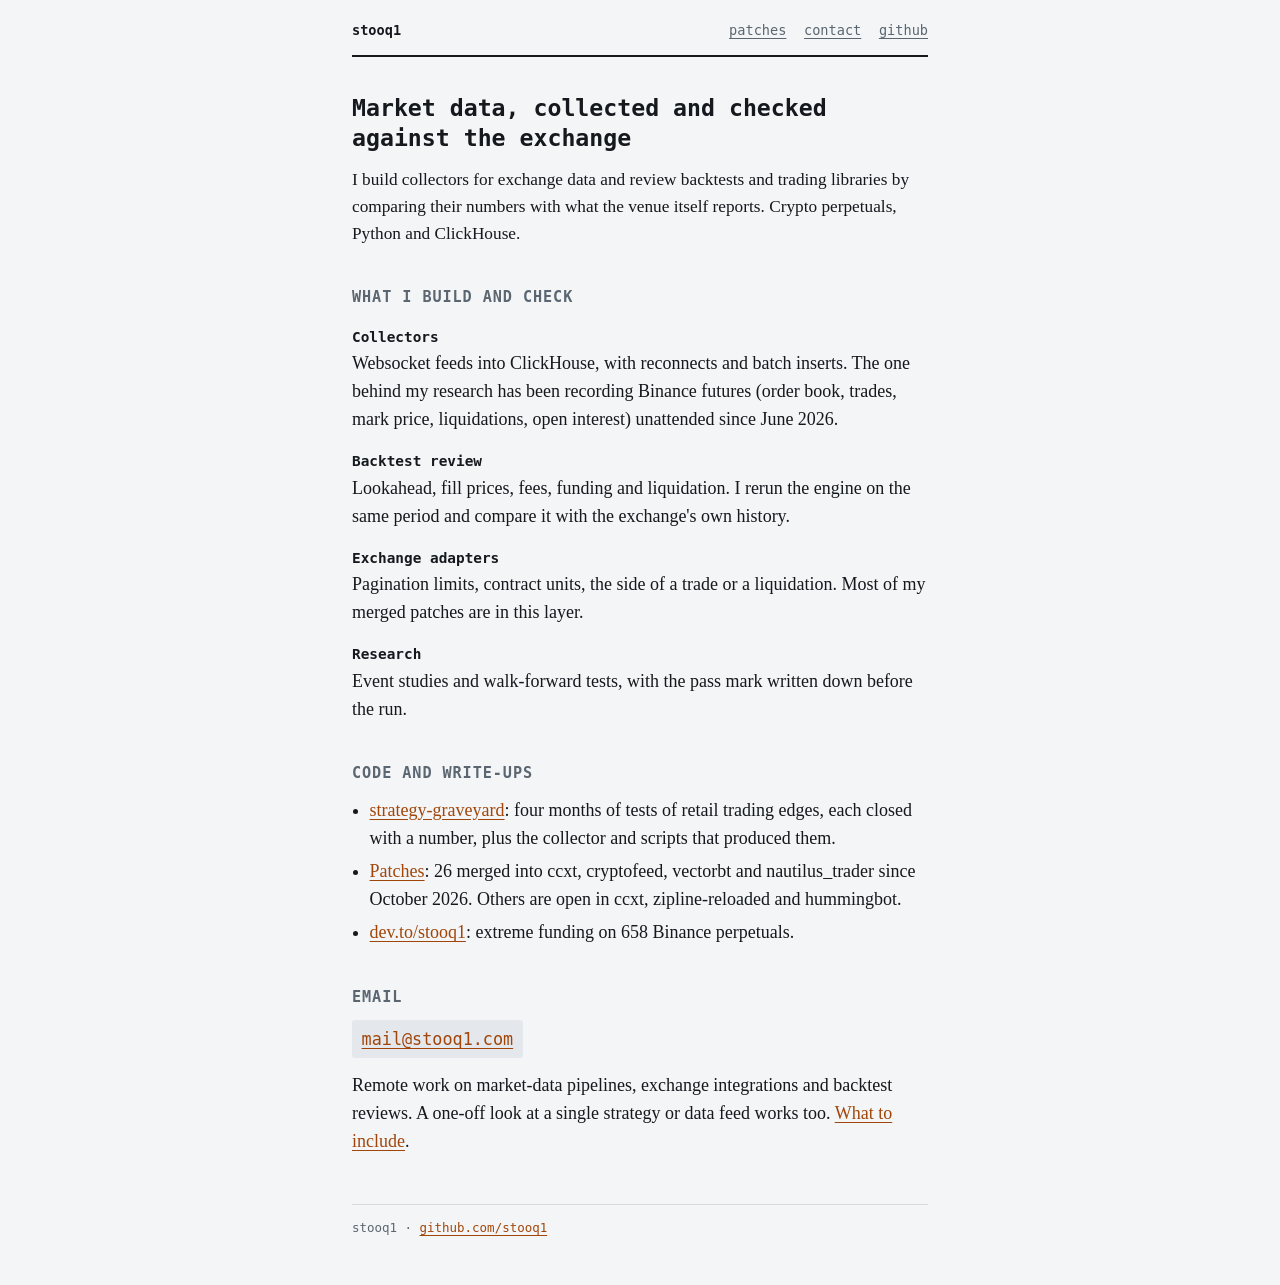
<file: index.html>
<!doctype html>
<html lang="en">
<head>
<meta charset="utf-8">
<meta name="viewport" content="width=device-width, initial-scale=1">
<title>stooq1 - market data, backtests, exchange adapters</title>
<meta name="description" content="Market-data collectors, backtest reviews and fixes in open-source trading libraries. Crypto perpetuals.">
<link rel="icon" href="/favicon.svg" type="image/svg+xml">
<link rel="stylesheet" href="/style.css">
</head>
<body>
<div class="wrap">
<nav>
  <a class="home" href="/" aria-current="page">stooq1</a>
  <a href="/patches/">patches</a>
  <a href="/contact/">contact</a>
  <a href="https://github.com/stooq1">github</a>
</nav>

<h1>Market data, collected and checked against the exchange</h1>
<p class="lead">I build collectors for exchange data and review backtests and trading libraries by comparing their numbers with what the venue itself reports. Crypto perpetuals, Python and ClickHouse.</p>

<h2>What I build and check</h2>
<dl>
  <dt>Collectors</dt>
  <dd>Websocket feeds into ClickHouse, with reconnects and batch inserts. The one behind my research has been recording Binance futures (order book, trades, mark price, liquidations, open interest) unattended since June 2026.</dd>
  <dt>Backtest review</dt>
  <dd>Lookahead, fill prices, fees, funding and liquidation. I rerun the engine on the same period and compare it with the exchange's own history.</dd>
  <dt>Exchange adapters</dt>
  <dd>Pagination limits, contract units, the side of a trade or a liquidation. Most of my merged patches are in this layer.</dd>
  <dt>Research</dt>
  <dd>Event studies and walk-forward tests, with the pass mark written down before the run.</dd>
</dl>

<h2>Code and write-ups</h2>
<ul>
  <li><a href="https://github.com/stooq1/strategy-graveyard">strategy-graveyard</a>: four months of tests of retail trading edges, each closed with a number, plus the collector and scripts that produced them.</li>
  <li><a href="/patches/">Patches</a>: 26 merged into ccxt, cryptofeed, vectorbt and nautilus_trader since October 2026. Others are open in ccxt, zipline-reloaded and hummingbot.</li>
  <li><a href="https://dev.to/stooq1">dev.to/stooq1</a>: extreme funding on 658 Binance perpetuals.</li>
</ul>

<h2>Email</h2>
<p><a class="mail" href="mailto:mail@stooq1.com">mail@stooq1.com</a></p>
<p>Remote work on market-data pipelines, exchange integrations and backtest reviews. A one-off look at a single strategy or data feed works too. <a href="/contact/">What to include</a>.</p>

<footer>stooq1 · <a href="https://github.com/stooq1">github.com/stooq1</a></footer>
</div>
<!-- Cloudflare Web Analytics --><script defer src='https://static.cloudflareinsights.com/beacon.min.js' data-cf-beacon='{"token": "bb394191bb7a4469993af38532fe375f"}'></script><!-- End Cloudflare Web Analytics -->
</body>
</html>
</file>
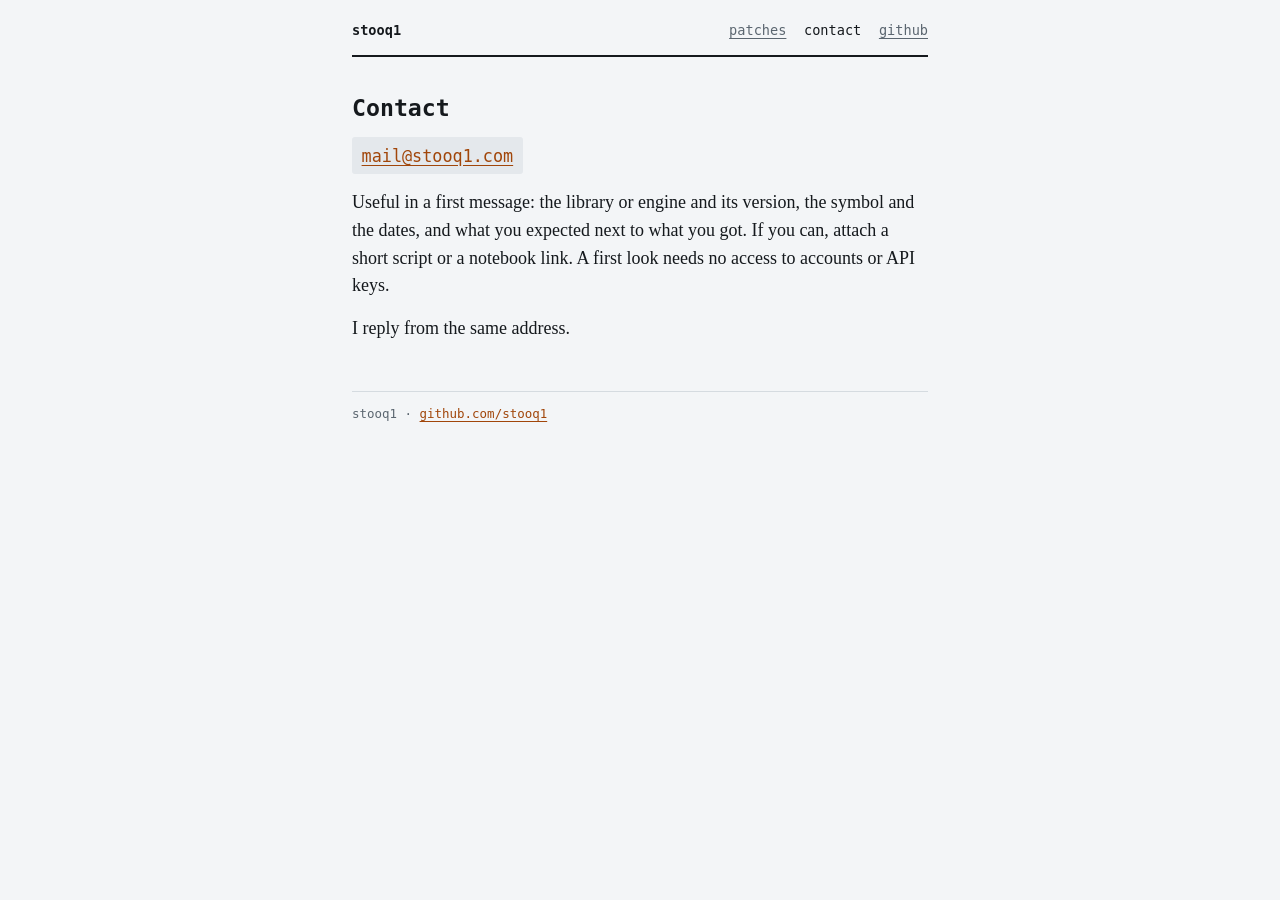
<file: contact/index.html>
<!doctype html>
<html lang="en">
<head>
<meta charset="utf-8">
<meta name="viewport" content="width=device-width, initial-scale=1">
<title>Contact - stooq1</title>
<meta name="description" content="How to reach stooq1 about market-data, exchange-integration and backtest work.">
<link rel="icon" href="/favicon.svg" type="image/svg+xml">
<link rel="stylesheet" href="/style.css">
</head>
<body>
<div class="wrap">
<nav>
  <a class="home" href="/">stooq1</a>
  <a href="/patches/">patches</a>
  <a href="/contact/" aria-current="page">contact</a>
  <a href="https://github.com/stooq1">github</a>
</nav>

<h1>Contact</h1>
<p><a class="mail" href="mailto:mail@stooq1.com">mail@stooq1.com</a></p>

<p>Useful in a first message: the library or engine and its version, the symbol and the dates, and what you expected next to what you got. If you can, attach a short script or a notebook link. A first look needs no access to accounts or API keys.</p>
<p>I reply from the same address.</p>

<footer>stooq1 · <a href="https://github.com/stooq1">github.com/stooq1</a></footer>
</div>
<!-- Cloudflare Web Analytics --><script defer src='https://static.cloudflareinsights.com/beacon.min.js' data-cf-beacon='{"token": "bb394191bb7a4469993af38532fe375f"}'></script><!-- End Cloudflare Web Analytics -->
</body>
</html>
</file>
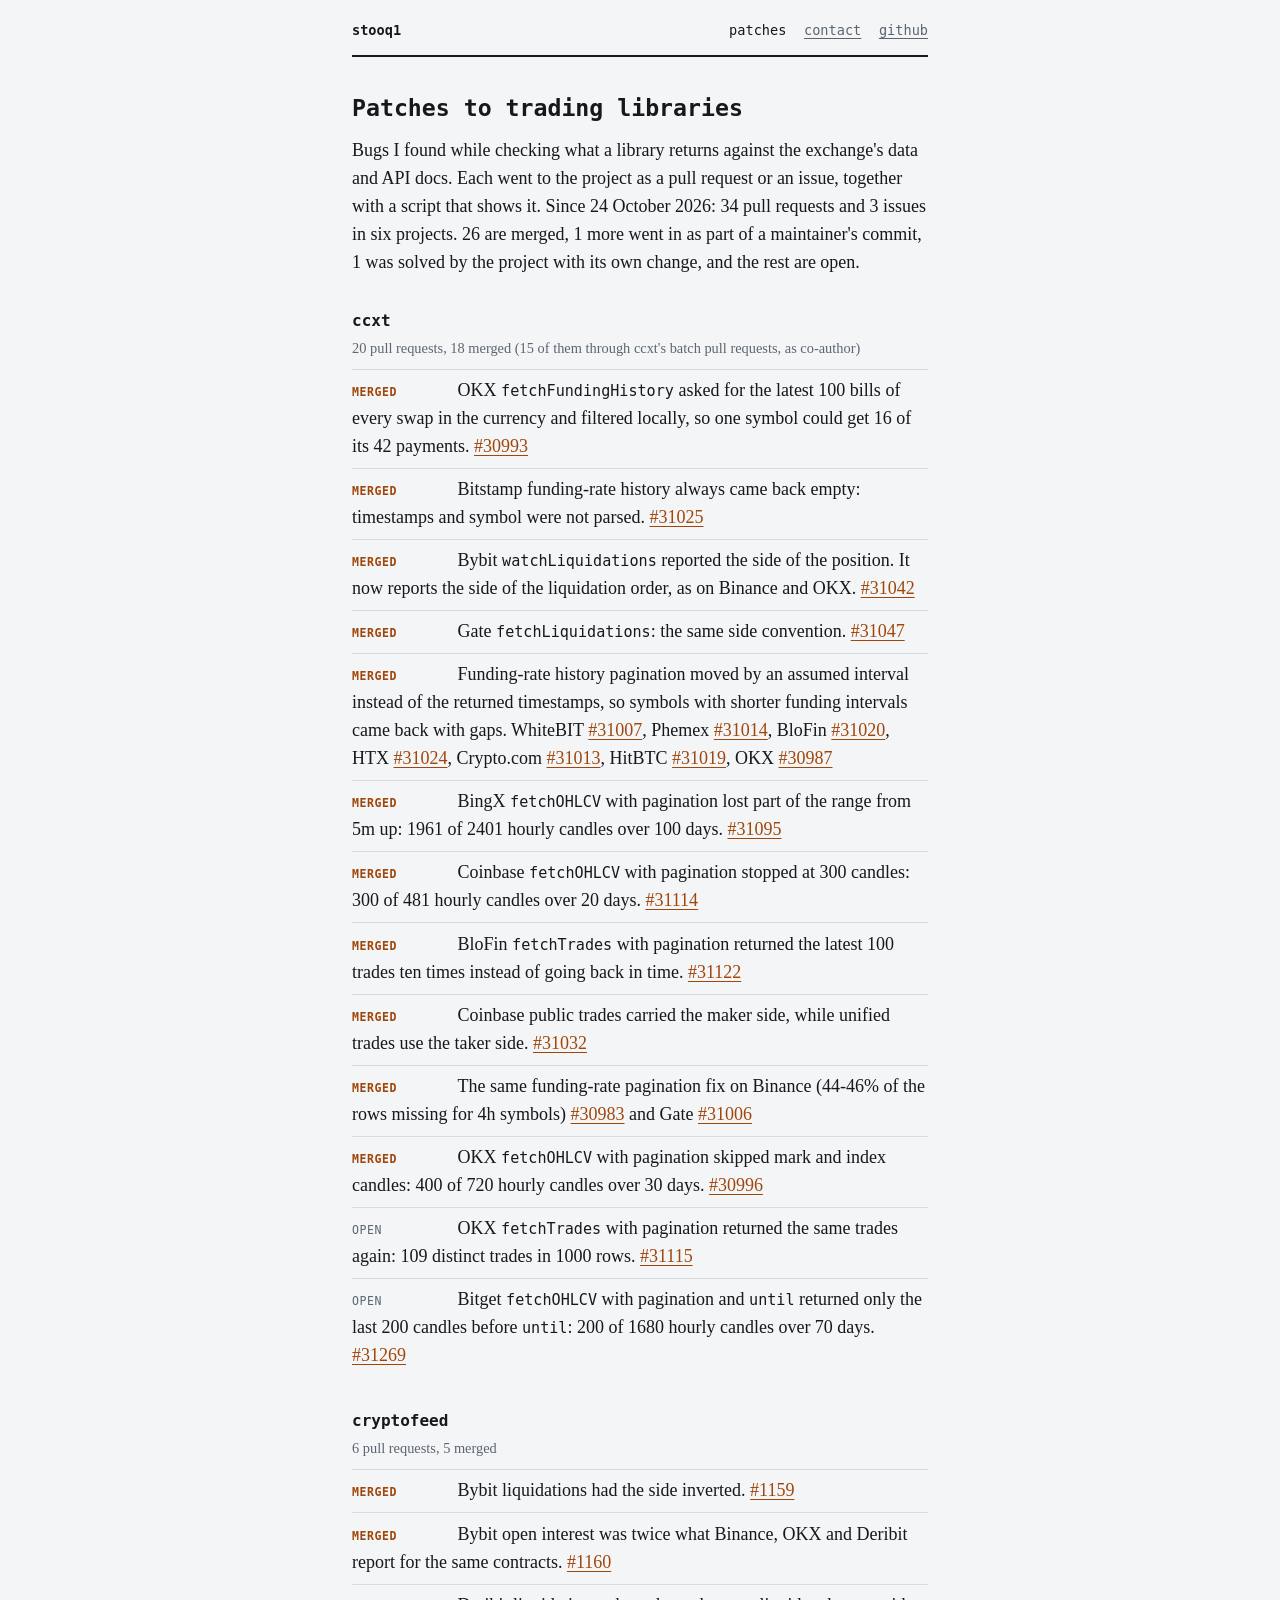
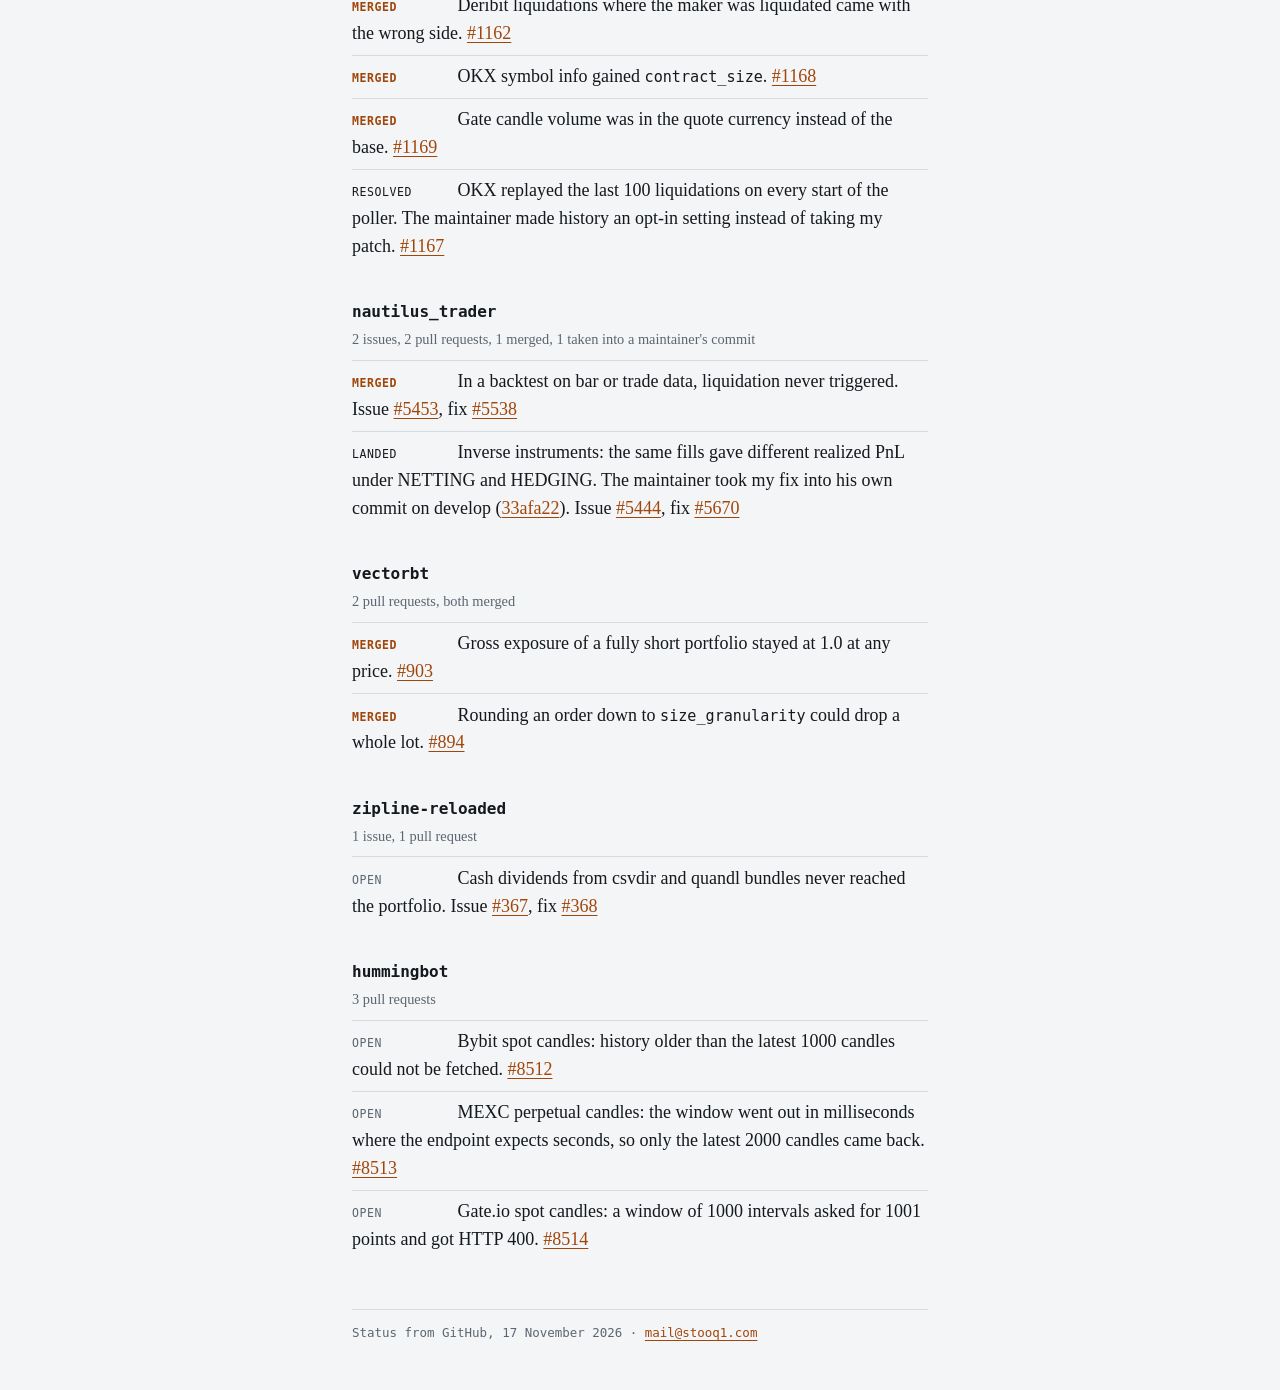
<file: patches/index.html>
<!doctype html>
<html lang="en">
<head>
<meta charset="utf-8">
<meta name="viewport" content="width=device-width, initial-scale=1">
<title>Patches - stooq1</title>
<meta name="description" content="Pull requests and issues from stooq1 in ccxt, cryptofeed, nautilus_trader, vectorbt, zipline-reloaded and hummingbot, with their status.">
<link rel="icon" href="/favicon.svg" type="image/svg+xml">
<link rel="stylesheet" href="/style.css">
</head>
<body>
<div class="wrap">
<nav>
  <a class="home" href="/">stooq1</a>
  <a href="/patches/" aria-current="page">patches</a>
  <a href="/contact/">contact</a>
  <a href="https://github.com/stooq1">github</a>
</nav>

<h1>Patches to trading libraries</h1>
<p>Bugs I found while checking what a library returns against the exchange's data and API docs. Each went to the project as a pull request or an issue, together with a script that shows it. Since 24 October 2026: 34 pull requests and 3 issues in six projects. 26 are merged, 1 more went in as part of a maintainer's commit, 1 was solved by the project with its own change, and the rest are open.</p>

<h3>ccxt</h3>
<p class="sub">20 pull requests, 18 merged (15 of them through ccxt's batch pull requests, as co-author)</p>
<ul class="log">
  <li><span class="st merged">merged</span>OKX <code>fetchFundingHistory</code> asked for the latest 100 bills of every swap in the currency and filtered locally, so one symbol could get 16 of its 42 payments. <a href="https://github.com/ccxt/ccxt/pull/30993">#30993</a></li>
  <li><span class="st merged">merged</span>Bitstamp funding-rate history always came back empty: timestamps and symbol were not parsed. <a href="https://github.com/ccxt/ccxt/pull/31025">#31025</a></li>
  <li><span class="st merged">merged</span>Bybit <code>watchLiquidations</code> reported the side of the position. It now reports the side of the liquidation order, as on Binance and OKX. <a href="https://github.com/ccxt/ccxt/pull/31042">#31042</a></li>
  <li><span class="st merged">merged</span>Gate <code>fetchLiquidations</code>: the same side convention. <a href="https://github.com/ccxt/ccxt/pull/31047">#31047</a></li>
  <li><span class="st merged">merged</span>Funding-rate history pagination moved by an assumed interval instead of the returned timestamps, so symbols with shorter funding intervals came back with gaps. WhiteBIT <a href="https://github.com/ccxt/ccxt/pull/31007">#31007</a>, Phemex <a href="https://github.com/ccxt/ccxt/pull/31014">#31014</a>, BloFin <a href="https://github.com/ccxt/ccxt/pull/31020">#31020</a>, HTX <a href="https://github.com/ccxt/ccxt/pull/31024">#31024</a>, Crypto.com <a href="https://github.com/ccxt/ccxt/pull/31013">#31013</a>, HitBTC <a href="https://github.com/ccxt/ccxt/pull/31019">#31019</a>, OKX <a href="https://github.com/ccxt/ccxt/pull/30987">#30987</a></li>
  <li><span class="st merged">merged</span>BingX <code>fetchOHLCV</code> with pagination lost part of the range from 5m up: 1961 of 2401 hourly candles over 100 days. <a href="https://github.com/ccxt/ccxt/pull/31095">#31095</a></li>
  <li><span class="st merged">merged</span>Coinbase <code>fetchOHLCV</code> with pagination stopped at 300 candles: 300 of 481 hourly candles over 20 days. <a href="https://github.com/ccxt/ccxt/pull/31114">#31114</a></li>
  <li><span class="st merged">merged</span>BloFin <code>fetchTrades</code> with pagination returned the latest 100 trades ten times instead of going back in time. <a href="https://github.com/ccxt/ccxt/pull/31122">#31122</a></li>
  <li><span class="st merged">merged</span>Coinbase public trades carried the maker side, while unified trades use the taker side. <a href="https://github.com/ccxt/ccxt/pull/31032">#31032</a></li>
  <li><span class="st merged">merged</span>The same funding-rate pagination fix on Binance (44-46% of the rows missing for 4h symbols) <a href="https://github.com/ccxt/ccxt/pull/30983">#30983</a> and Gate <a href="https://github.com/ccxt/ccxt/pull/31006">#31006</a></li>
  <li><span class="st merged">merged</span>OKX <code>fetchOHLCV</code> with pagination skipped mark and index candles: 400 of 720 hourly candles over 30 days. <a href="https://github.com/ccxt/ccxt/pull/30996">#30996</a></li>
  <li><span class="st">open</span>OKX <code>fetchTrades</code> with pagination returned the same trades again: 109 distinct trades in 1000 rows. <a href="https://github.com/ccxt/ccxt/pull/31115">#31115</a></li>
  <li><span class="st">open</span>Bitget <code>fetchOHLCV</code> with pagination and <code>until</code> returned only the last 200 candles before <code>until</code>: 200 of 1680 hourly candles over 70 days. <a href="https://github.com/ccxt/ccxt/pull/31269">#31269</a></li>
</ul>

<h3>cryptofeed</h3>
<p class="sub">6 pull requests, 5 merged</p>
<ul class="log">
  <li><span class="st merged">merged</span>Bybit liquidations had the side inverted. <a href="https://github.com/bmoscon/cryptofeed/pull/1159">#1159</a></li>
  <li><span class="st merged">merged</span>Bybit open interest was twice what Binance, OKX and Deribit report for the same contracts. <a href="https://github.com/bmoscon/cryptofeed/pull/1160">#1160</a></li>
  <li><span class="st merged">merged</span>Deribit liquidations where the maker was liquidated came with the wrong side. <a href="https://github.com/bmoscon/cryptofeed/pull/1162">#1162</a></li>
  <li><span class="st merged">merged</span>OKX symbol info gained <code>contract_size</code>. <a href="https://github.com/bmoscon/cryptofeed/pull/1168">#1168</a></li>
  <li><span class="st merged">merged</span>Gate candle volume was in the quote currency instead of the base. <a href="https://github.com/bmoscon/cryptofeed/pull/1169">#1169</a></li>
  <li><span class="st fixed">resolved</span>OKX replayed the last 100 liquidations on every start of the poller. The maintainer made history an opt-in setting instead of taking my patch. <a href="https://github.com/bmoscon/cryptofeed/pull/1167">#1167</a></li>
</ul>

<h3>nautilus_trader</h3>
<p class="sub">2 issues, 2 pull requests, 1 merged, 1 taken into a maintainer's commit</p>
<ul class="log">
  <li><span class="st merged">merged</span>In a backtest on bar or trade data, liquidation never triggered. Issue <a href="https://github.com/nautechsystems/nautilus_trader/issues/5453">#5453</a>, fix <a href="https://github.com/nautechsystems/nautilus_trader/pull/5538">#5538</a></li>
  <li><span class="st fixed">landed</span>Inverse instruments: the same fills gave different realized PnL under NETTING and HEDGING. The maintainer took my fix into his own commit on develop (<a href="https://github.com/nautechsystems/nautilus_trader/commit/33afa222ceeed275ca75e786407801de507c8649">33afa22</a>). Issue <a href="https://github.com/nautechsystems/nautilus_trader/issues/5444">#5444</a>, fix <a href="https://github.com/nautechsystems/nautilus_trader/pull/5670">#5670</a></li>
</ul>

<h3>vectorbt</h3>
<p class="sub">2 pull requests, both merged</p>
<ul class="log">
  <li><span class="st merged">merged</span>Gross exposure of a fully short portfolio stayed at 1.0 at any price. <a href="https://github.com/polakowo/vectorbt/pull/903">#903</a></li>
  <li><span class="st merged">merged</span>Rounding an order down to <code>size_granularity</code> could drop a whole lot. <a href="https://github.com/polakowo/vectorbt/pull/894">#894</a></li>
</ul>

<h3>zipline-reloaded</h3>
<p class="sub">1 issue, 1 pull request</p>
<ul class="log">
  <li><span class="st">open</span>Cash dividends from csvdir and quandl bundles never reached the portfolio. Issue <a href="https://github.com/stefan-jansen/zipline-reloaded/issues/367">#367</a>, fix <a href="https://github.com/stefan-jansen/zipline-reloaded/pull/368">#368</a></li>
</ul>

<h3>hummingbot</h3>
<p class="sub">3 pull requests</p>
<ul class="log">
  <li><span class="st">open</span>Bybit spot candles: history older than the latest 1000 candles could not be fetched. <a href="https://github.com/hummingbot/hummingbot/pull/8512">#8512</a></li>
  <li><span class="st">open</span>MEXC perpetual candles: the window went out in milliseconds where the endpoint expects seconds, so only the latest 2000 candles came back. <a href="https://github.com/hummingbot/hummingbot/pull/8513">#8513</a></li>
  <li><span class="st">open</span>Gate.io spot candles: a window of 1000 intervals asked for 1001 points and got HTTP 400. <a href="https://github.com/hummingbot/hummingbot/pull/8514">#8514</a></li>
</ul>

<footer>Status from GitHub, 17 November 2026 · <a href="/contact/">mail@stooq1.com</a></footer>
</div>
<!-- Cloudflare Web Analytics --><script defer src='https://static.cloudflareinsights.com/beacon.min.js' data-cf-beacon='{"token": "bb394191bb7a4469993af38532fe375f"}'></script><!-- End Cloudflare Web Analytics -->
</body>
</html>
</file>
<file: style.css>
:root {
  --bg: #f3f5f7;
  --fg: #15191d;
  --muted: #5b6670;
  --rule: #d5dbe0;
  --accent: #a1460a;
  --badge: #e4e8ec;
}
@media (prefers-color-scheme: dark) {
  :root {
    --bg: #0f1316;
    --fg: #d9dee2;
    --muted: #8b97a1;
    --rule: #252c32;
    --accent: #f0a04b;
    --badge: #1c2328;
  }
}
* { box-sizing: border-box; }
html { -webkit-text-size-adjust: 100%; }
body {
  margin: 0;
  background: var(--bg);
  color: var(--fg);
  font: 18px/1.55 Charter, "Bitstream Charter", "Iowan Old Style", "Palatino Linotype", Georgia, serif;
}
.wrap { max-width: 38rem; margin: 0 auto; padding: 1.25rem 1rem 3rem; }
.mono, nav, h1, h2, h3, .st, footer, code {
  font-family: ui-monospace, "SF Mono", Menlo, "DejaVu Sans Mono", Consolas, monospace;
}
nav {
  display: flex; flex-wrap: wrap; gap: 0.25rem 1.1rem; align-items: baseline;
  font-size: 0.85rem; padding-bottom: 0.9rem; border-bottom: 2px solid var(--fg);
}
nav .home { font-weight: 700; color: var(--fg); text-decoration: none; margin-right: auto; }
nav a { color: var(--muted); }
nav a[aria-current] { color: var(--fg); text-decoration: none; }
a { color: var(--accent); text-underline-offset: 3px; }
h1 { font-size: 1.45rem; line-height: 1.3; margin: 2.2rem 0 0.9rem; font-weight: 700; }
h2 { font-size: 0.95rem; text-transform: uppercase; letter-spacing: 0.06em; margin: 2.4rem 0 0.7rem; color: var(--muted); }
h3 { font-size: 1rem; margin: 2rem 0 0.2rem; }
h3 + .sub { margin: 0 0 0.6rem; color: var(--muted); font-size: 0.9rem; }
p { margin: 0 0 0.9rem; }
.lead { font-size: 1.08rem; }
code { font-size: 0.84em; }
dl { margin: 0; }
dt { font-family: ui-monospace, "SF Mono", Menlo, "DejaVu Sans Mono", Consolas, monospace; font-size: 0.9rem; font-weight: 700; margin-top: 1rem; }
dd { margin: 0.15rem 0 0; }
ul { padding-left: 1.1rem; margin: 0 0 1rem; }
li { margin: 0.35rem 0; }
ul.log { list-style: none; padding: 0; }
ul.log li { padding: 0.45rem 0; border-top: 1px solid var(--rule); margin: 0; }
.st {
  display: inline-block; min-width: 6.2rem; margin-right: 0.4rem;
  font-size: 0.72rem; text-transform: uppercase; letter-spacing: 0.05em;
  color: var(--muted);
}
.st.merged { color: var(--accent); font-weight: 700; }
.st.fixed { color: var(--fg); }
.mail {
  display: inline-block; font-family: ui-monospace, "SF Mono", Menlo, "DejaVu Sans Mono", Consolas, monospace;
  font-size: 1.05rem; padding: 0.35rem 0.6rem; background: var(--badge); border-radius: 3px;
}
footer { margin-top: 3rem; padding-top: 0.8rem; border-top: 1px solid var(--rule); font-size: 0.78rem; color: var(--muted); }
@media (max-width: 30rem) {
  body { font-size: 17px; }
  .st { display: block; min-width: 0; margin: 0 0 0.1rem; }
}
</file>
